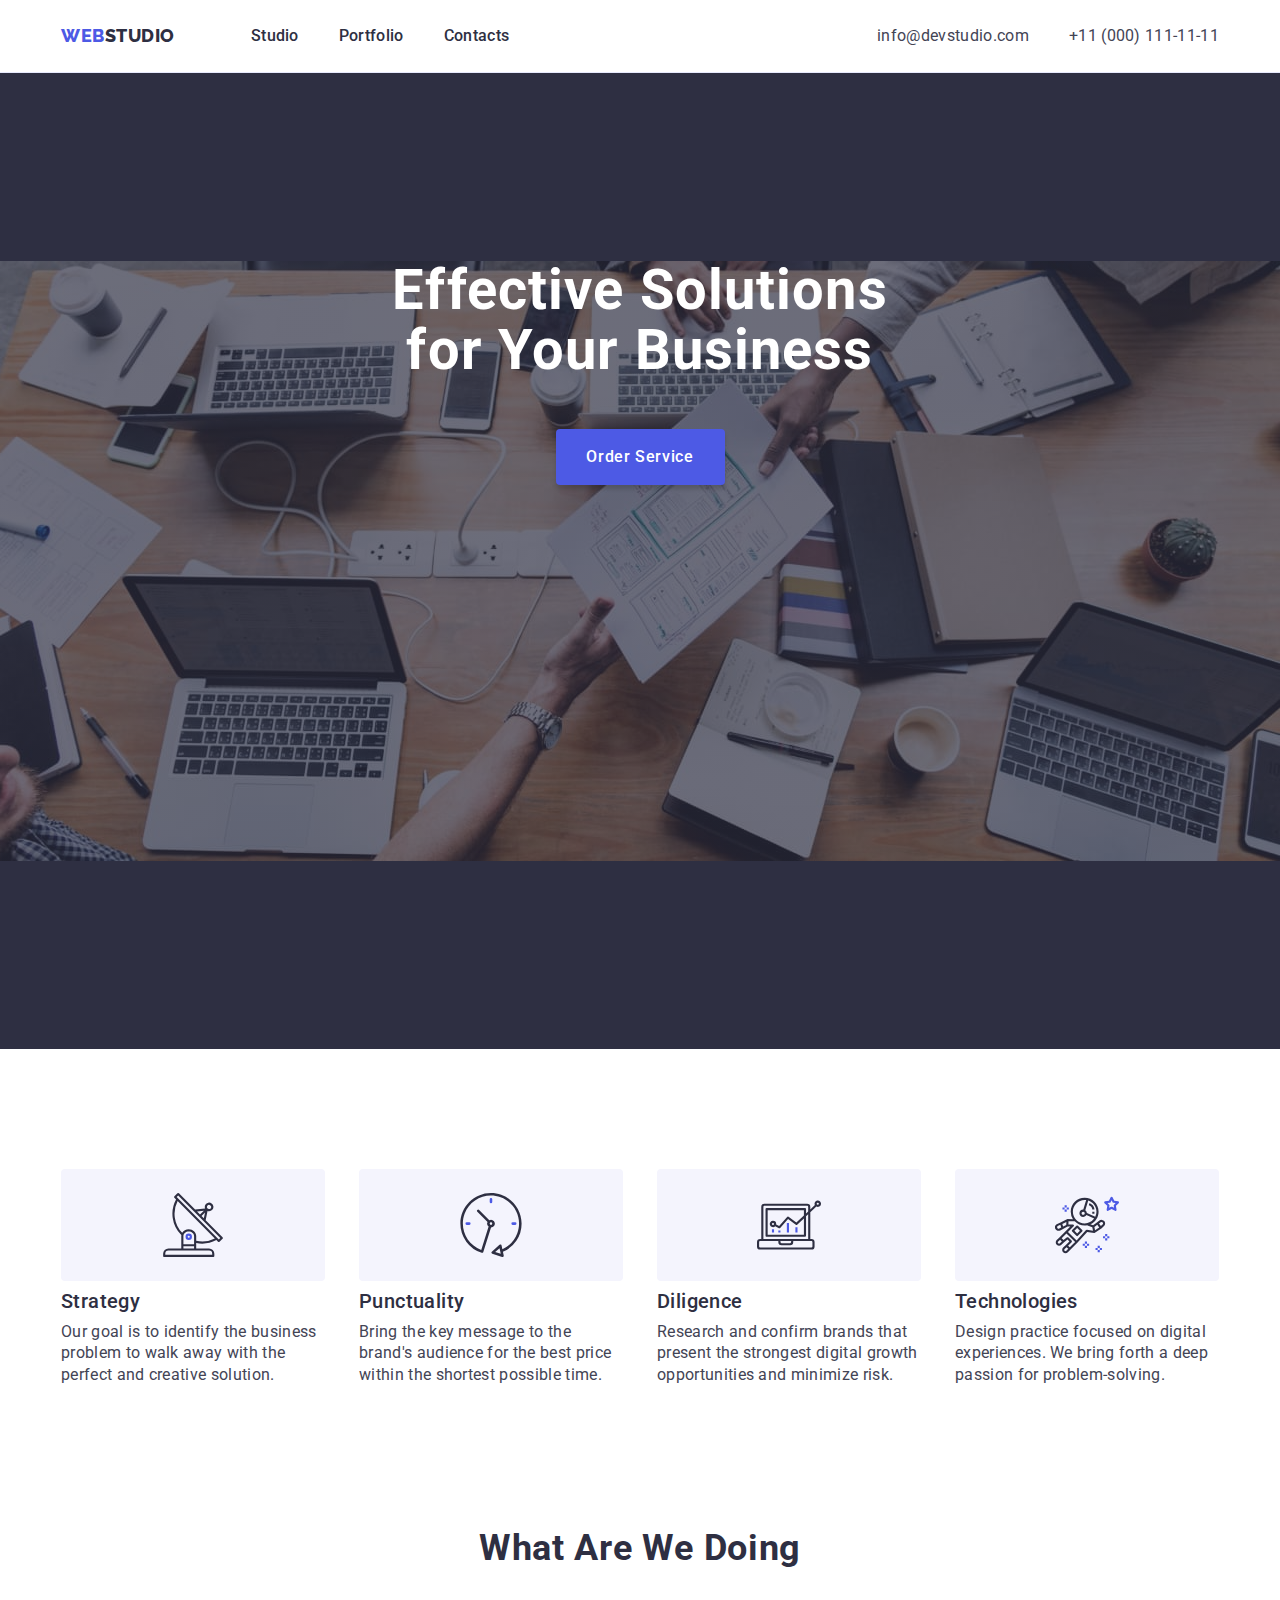
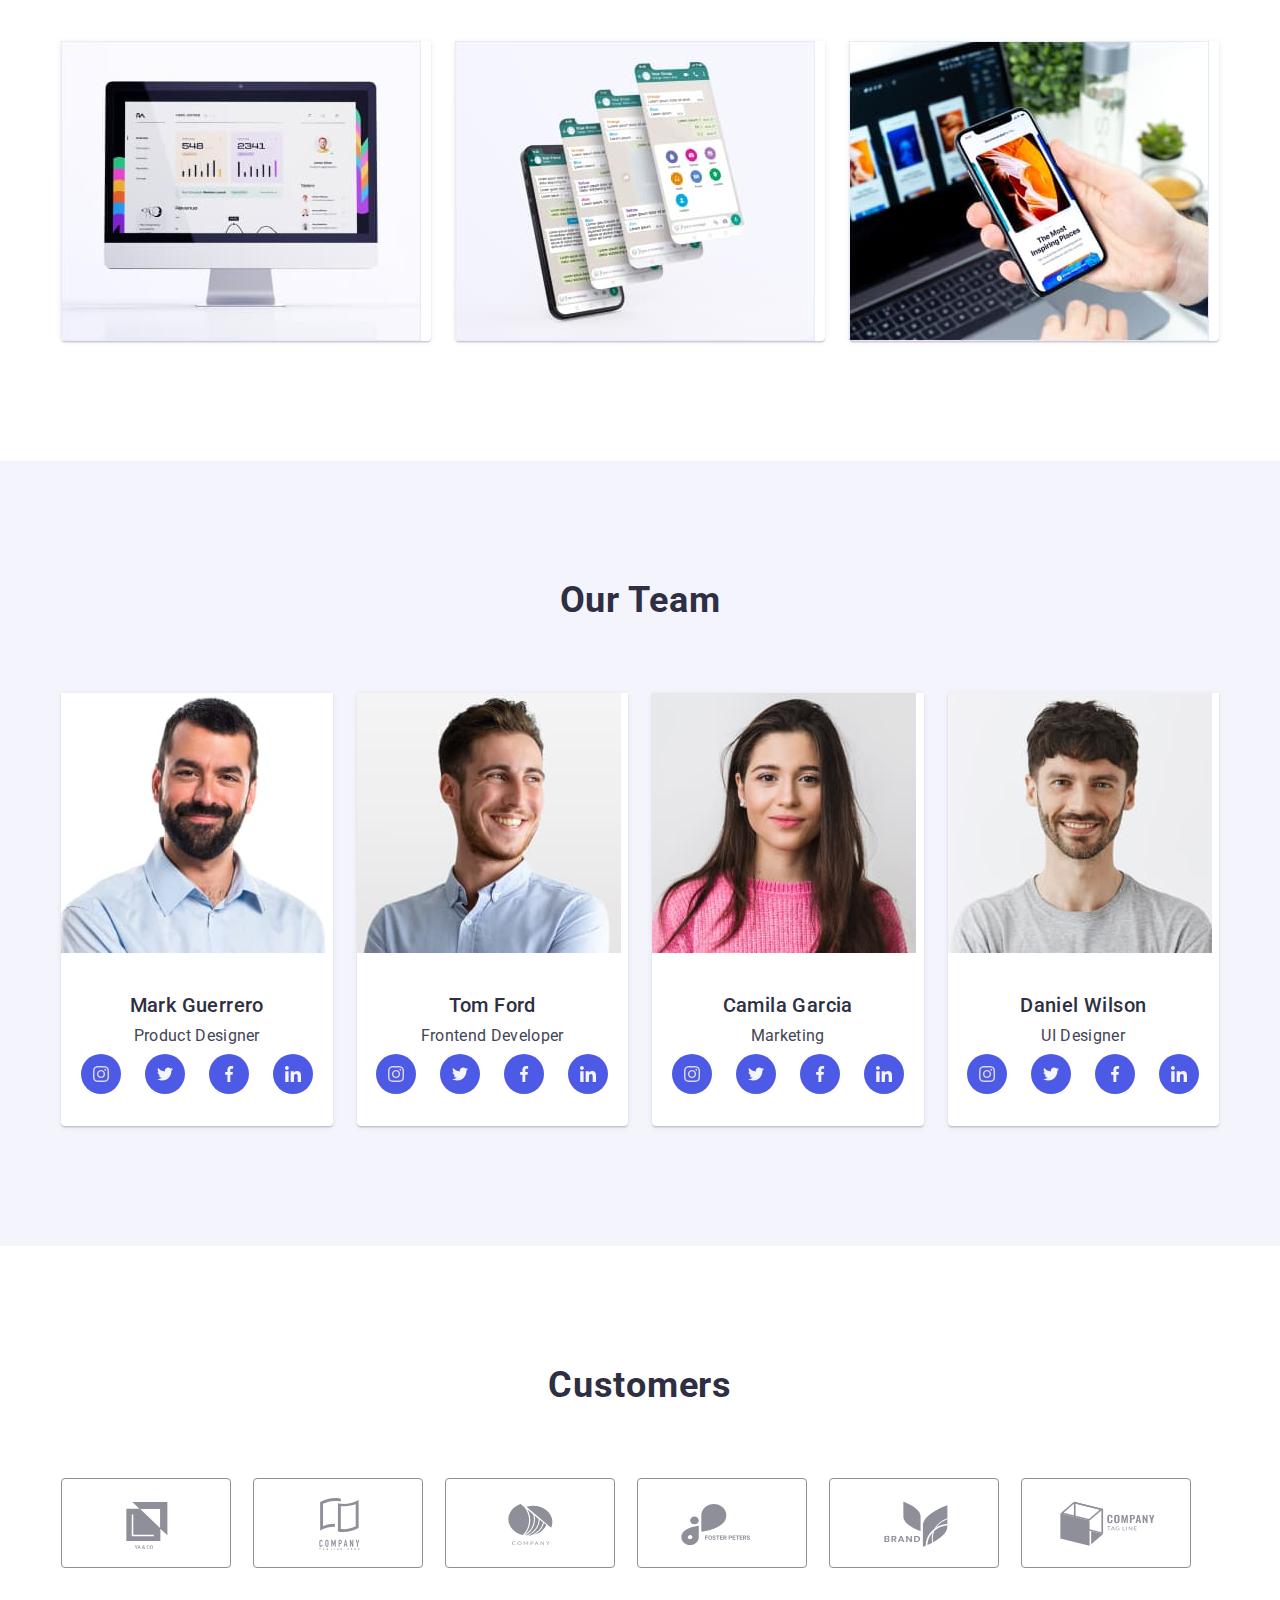
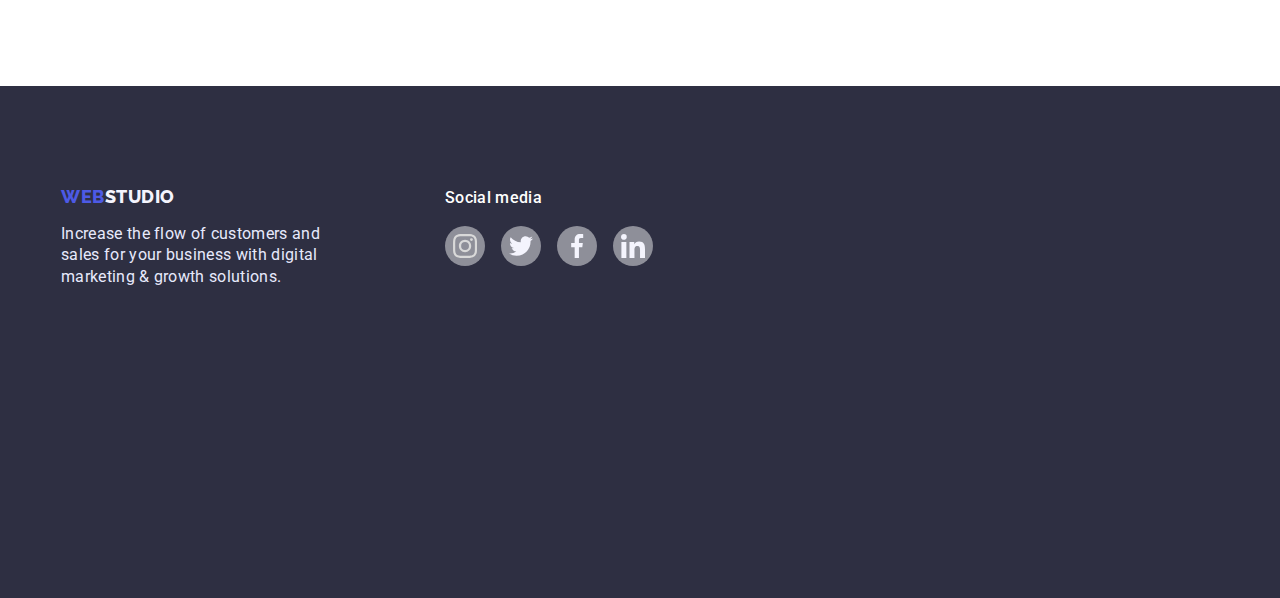
<file: index.html>
<!DOCTYPE html>
<html lang="en">
  <head>
    <meta charset="UTF-8" />
    <meta http-equiv="X-UA-Compatible" content="IE=edge" />
    <meta name="viewport" content="width=device-width, initial-scale=1.0" />
    <title>Web Studio</title>
    <link rel="preconnect" href="https://fonts.googleapis.com" />
    <link rel="preconnect" href="https://fonts.gstatic.com" crossorigin />
    <link
      href="https://fonts.googleapis.com/css2?family=Raleway:wght@800&family=Roboto:wght@400;500;700&display=swap"
      rel="stylesheet"
    />
    <link
      rel="stylesheet"
      href="https://cdnjs.cloudflare.com/ajax/libs/modern-normalize/1.1.0/modern-normalize.min.css"
      integrity="sha512-wpPYUAdjBVSE4KJnH1VR1HeZfpl1ub8YT/NKx4PuQ5NmX2tKuGu6U/JRp5y+Y8XG2tV+wKQpNHVUX03MfMFn9Q=="
      crossorigin="anonymous"
      referrerpolicy="no-referrer"
    />
    <link rel="stylesheet" href="./css/styles.css" />
  </head>
  <body>
    <!--Header-->
    <header class="header">
      <div class="container header-container">
        <nav class="site-nav">
          <a href="./index.html" class="logo-link logo-web link"
            >Web<span class="logo-studio">Studio</span></a
          >
          <!--navigation list-->
          <ul class="header-list list">
            <li class="header-item">
              <a class="header-link link" href="./index.html">Studio</a>
            </li>
            <li class="header-item">
              <a class="header-link link" href="./portfolio.html">Portfolio</a>
            </li>
            <li class="header-item">
              <a class="header-link link" href="">Contacts</a>
            </li>
          </ul>
        </nav>
        <address class="address">
          <ul class="contact-list list">
            <li class="contact-item">
              <a href="mailto:info@devstudio.com" class="contact link"
                >info@devstudio.com</a
              >
            </li>
            <li class="contact-item">
              <a href="tel:+110001111111" class="contact link"
                >+11 (000) 111-11-11</a
              >
            </li>
          </ul>
        </address>
      </div>
    </header>
    <!--Hero-->
    <main>
      <section class="hero">
        <div class="container">
          <h1 class="hero-top-title">Effective Solutions for Your Business</h1>
          <button class="modal-btn" type="button">Order Service</button>
        </div>
      </section>

      <section class="about">
        <div class="container">
          <h2 hidden>info</h2>
          <ul class="hero-list list">
            <li class="info-list">
              <div class="hero-feature">
                <ul class="feature-list list">
                  <li class="feature-item">
                    <a href="" class="feature-link link"
                      ><svg width="64" height="64" class="feature-icons">
                        <use href="./images/icons-2.svg#icon-antenna"></use>
                      </svg>
                    </a>
                    <h3 class="hero-second-title list">Strategy</h3>
                    <p class="section-description">
                      Our goal is to identify the business problem to walk away
                      with the perfect and creative solution.
                    </p>
                  </li>
                </ul>
              </div>
            </li>
            <li class="info-list">
              <div class="hero-feature">
                <ul class="feature-list list">
                  <li class="feature-item">
                    <a href="" class="feature-link link"
                      ><svg width="64" height="64" class="feature-icons">
                        <use href="./images/icons-2.svg#icon-clock"></use>
                      </svg>
                    </a>
                    <h3 class="hero-second-title list">Punctuality</h3>
                    <p class="section-description">
                      Bring the key message to the brand's audience for the best
                      price within the shortest possible time.
                    </p>
                  </li>
                </ul>
              </div>
            </li>
            <li class="info-list">
              <div class="hero-feature">
                <ul class="feature-list list">
                  <li class="feature-item">
                    <a href="" class="feature-link link"
                      ><svg width="64" height="64" class="feature-icons">
                        <use href="./images/icons-2.svg#icon-diagram"></use>
                      </svg>
                    </a>
                    <h3 class="hero-second-title list">Diligence</h3>
                    <p class="section-description">
                      Research and confirm brands that present the strongest
                      digital growth opportunities and minimize risk.
                    </p>
                  </li>
                </ul>
              </div>
            </li>
            <li class="info-list">
              <div class="hero-feature">
                <ul class="feature-list list">
                  <li class="feature-item">
                    <a href="" class="feature-link link"
                      ><svg width="64" height="64" class="feature-icons">
                        <use href="./images/icons-2.svg#icon-astronaut"></use>
                      </svg>
                    </a>
                    <h3 class="hero-second-title list">Technologies</h3>
                    <p class="section-description">
                      Design practice focused on digital experiences. We bring
                      forth a deep passion for problem-solving.
                    </p>
                  </li>
                </ul>
              </div>
            </li>
          </ul>
        </div>
      </section>

      <section class="about">
        <div class="container">
          <h2 class="hero-main-title">What are we doing</h2>
          <ul class="about-list list">
            <li class="about-item">
              <img
                src="./images/computer.jpg"
                alt="computer"
                width="360"
                height="300"
              />
            </li>
            <li class="about-item">
              <img
                src="./images/phone.jpg"
                alt="phone"
                width="360"
                height="300"
              />
            </li>
            <li class="about-item">
              <img
                src="./images/rectangle.jpg"
                alt="technical"
                width="360"
                height="300"
              />
            </li>
          </ul>
        </div>
      </section>

      <section class="about-team">
        <div class="container">
          <h2 class="hero-main-title">Our Team</h2>
          <ul class="about-list list">
            <li class="about-item">
              <img
                src="./images/guerreromark.jpg"
                alt="Mark Guerrero"
                width="264"
                height="260"
              />
              <div class="hero-text">
                <h3 class="hero-second-title">Mark Guerrero</h3>
                <p class="section-description">Product Designer</p>
                <ul class="team-soc-list list">
                  <li class="taem-soc-item">
                    <a href="" class="team-soc-link link"
                      ><svg width="16" height="16" class="team-soc-icon">
                        <use href="./images/icons.svg#icon-instagram"></use>
                      </svg>
                    </a>
                  </li>
                  <li class="taem-soc-item">
                    <a href="" class="team-soc-link link">
                      <svg width="16" height="16" class="team-soc-icon">
                        <use href="./images/icons.svg#icon-twitter"></use>
                      </svg>
                    </a>
                  </li>
                  <li class="taem-soc-item">
                    <a href="" class="team-soc-link link">
                      <svg width="16" height="16" class="team-soc-icon">
                        <use href="./images/icons.svg#icon-facebook"></use>
                      </svg>
                    </a>
                  </li>
                  <li class="taem-soc-item">
                    <a href="" class="team-soc-link link">
                      <svg width="16" height="16" class="team-soc-icon">
                        <use href="./images/icons.svg#icon-linkedin"></use>
                      </svg>
                    </a>
                  </li>
                </ul>
              </div>
            </li>
            <li class="about-item">
              <img
                src="./images/tomford.jpg"
                alt="Tom Ford"
                width="264"
                height="260"
              />
              <div class="hero-text">
                <h3 class="hero-second-title">Tom Ford</h3>
                <p class="section-description">Frontend Developer</p>
                <ul class="team-soc-list list">
                  <li class="taem-soc-item">
                    <a href="" class="team-soc-link link">
                      <svg width="16" height="16" class="team-soc-icon">
                        <use href="./images/icons.svg#icon-instagram"></use>
                      </svg>
                    </a>
                  </li>
                  <li class="taem-soc-item">
                    <a href="" class="team-soc-link link">
                      <svg width="16" height="16" class="team-soc-icon">
                        <use href="./images/icons.svg#icon-twitter"></use>
                      </svg>
                    </a>
                  </li>
                  <li class="taem-soc-item">
                    <a href="" class="team-soc-link link">
                      <svg width="16" height="16" class="team-soc-icon">
                        <use href="./images/icons.svg#icon-facebook"></use>
                      </svg>
                    </a>
                  </li>
                  <li class="taem-soc-item">
                    <a href="" class="team-soc-link link">
                      <svg width="16" height="16" class="team-soc-icon">
                        <use href="./images/icons.svg#icon-linkedin"></use>
                      </svg>
                    </a>
                  </li>
                </ul>
              </div>
            </li>
            <li class="about-item">
              <img
                src="./images/garciacamila.jpg"
                alt="Camila Garcia"
                width="264"
                height="260"
              />
              <div class="hero-text">
                <h3 class="hero-second-title">Camila Garcia</h3>
                <p class="section-description">Marketing</p>
                <ul class="team-soc-list list">
                  <li class="taem-soc-item">
                    <a href="" class="team-soc-link link">
                      <svg width="16" height="16" class="team-soc-icon">
                        <use href="./images/icons.svg#icon-instagram"></use>
                      </svg>
                    </a>
                  </li>
                  <li class="taem-soc-item">
                    <a href="" class="team-soc-link link">
                      <svg width="16" height="16" class="team-soc-icon">
                        <use href="./images/icons.svg#icon-twitter"></use>
                      </svg>
                    </a>
                  </li>
                  <li class="taem-soc-item">
                    <a href="" class="team-soc-link link">
                      <svg width="16" height="16" class="team-soc-icon">
                        <use href="./images/icons.svg#icon-facebook"></use>
                      </svg>
                    </a>
                  </li>
                  <li class="taem-soc-item">
                    <a href="" class="team-soc-link link">
                      <svg width="16" height="16" class="team-soc-icon">
                        <use href="./images/icons.svg#icon-linkedin"></use>
                      </svg>
                    </a>
                  </li>
                </ul>
              </div>
            </li>
            <li class="about-item">
              <img
                src="./images/danielwilson.jpg"
                alt="Daniel Wilson"
                width="264"
                height="260"
              />
              <div class="hero-text">
                <h3 class="hero-second-title">Daniel Wilson</h3>
                <p class="section-description">UI Designer</p>
                <ul class="team-soc-list list">
                  <li class="taem-soc-item">
                    <a href="" class="team-soc-link link"
                      ><svg width="16" height="16" class="team-soc-icon">
                        <use href="./images/icons.svg#icon-instagram"></use>
                      </svg>
                    </a>
                  </li>
                  <li class="taem-soc-item">
                    <a href="" class="team-soc-link link">
                      <svg width="16" height="16" class="team-soc-icon">
                        <use href="./images/icons.svg#icon-twitter"></use>
                      </svg>
                    </a>
                  </li>
                  <li class="taem-soc-item">
                    <a href="" class="team-soc-link link">
                      <svg width="16" height="16" class="team-soc-icon">
                        <use href="./images/icons.svg#icon-facebook"></use>
                      </svg>
                    </a>
                  </li>
                  <li class="taem-soc-item">
                    <a href="" class="team-soc-link link">
                      <svg width="16" height="16" class="team-soc-icon">
                        <use href="./images/icons.svg#icon-linkedin"></use>
                      </svg>
                    </a>
                  </li>
                </ul>
              </div>
            </li>
          </ul>
        </div>
      </section>
      <section class="сustomers">
        <div class="container">
          <h2 class="hero-main-title">Customers</h2>
          <ul class="сustomers-logo list">
            <li class="сustomers-item">
              <a href="" class="сustomers-link link">
                <svg width="104" height="56" class="сustomers-icon">
                  <use href="./images/icons-3.svg#icon-Logo"></use>
                </svg>
              </a>
            </li>
            <li class="сustomers-item">
              <a href="" class="сustomers-link">
                <svg width="104" height="56" class="сustomers-icon">
                  <use href="./images/icons-3.svg#icon-Logo-1"></use>
                </svg>
              </a>
            </li>
            <li class="сustomers-item">
              <a href="" class="сustomers-link link">
                <svg width="104" height="56" class="сustomers-icon">
                  <use href="./images/icons-3.svg#icon-Logo-2"></use>
                </svg>
              </a>
            </li>
            <li class="сustomers-item">
              <a href="" class="сustomers-link link">
                <svg width="104" height="56" class="сustomers-icon">
                  <use href="./images/icons-3.svg#icon-Logo-3"></use>
                </svg>
              </a>
            </li>
            <li class="сustomers-item">
              <a href="" class="сustomers-link link">
                <svg width="104" height="56" class="сustomers-icon">
                  <use href="./images/icons-3.svg#icon-Logo-4"></use>
                </svg>
              </a>
            </li>
            <li class="сustomers-item">
              <a href="" class="сustomers-link link">
                <svg width="104" height="56" class="сustomers-icon">
                  <use href="./images/icons-3.svg#icon-Logo-5"></use>
                </svg>
              </a>
            </li>
          </ul>
        </div>
      </section>
    </main>
    <footer class="footer logo-link">
      <div class="footer-wrap container">
        <div>
          <a href="./index.html" class="logo-web link"
            >Web<span class="logo-studio-footer">studio</span></a
          >
          <p class="footer-text">
            Increase the flow of customers and sales for your business with
            digital marketing & growth solutions.
          </p>
        </div>
        <div class="social-nav">
          <h3 class="social-text">Social media</h3>
          <ul class="footer-soc-list list">
            <li class="footer-soc-item">
              <a href="" class="footer-soc-link link">
                <svg width="24" height="24" class="footer-soc-icon">
                  <use href="./images/icons.svg#icon-instagram"></use>
                </svg>
              </a>
            </li>
            <li class="footer-soc-item">
              <a href="" class="footer-soc-link link">
                <svg width="24" height="24" class="footer-soc-icon">
                  <use href="./images/icons.svg#icon-twitter"></use>
                </svg>
              </a>
            </li>
            <li class="footer-soc-item">
              <a href="" class="footer-soc-link link">
                <svg width="24" height="24" class="footer-soc-icon">
                  <use href="./images/icons.svg#icon-facebook"></use>
                </svg>
              </a>
            </li>
            <li class="footer-soc-item">
              <a href="" class="footer-soc-link link">
                <svg width="24" height="24" class="footer-soc-icon">
                  <use href="./images/icons.svg#icon-linkedin"></use>
                </svg>
              </a>
            </li>
          </ul>
        </div>
      </div>
    </footer>
  </body>
</html>
</file>
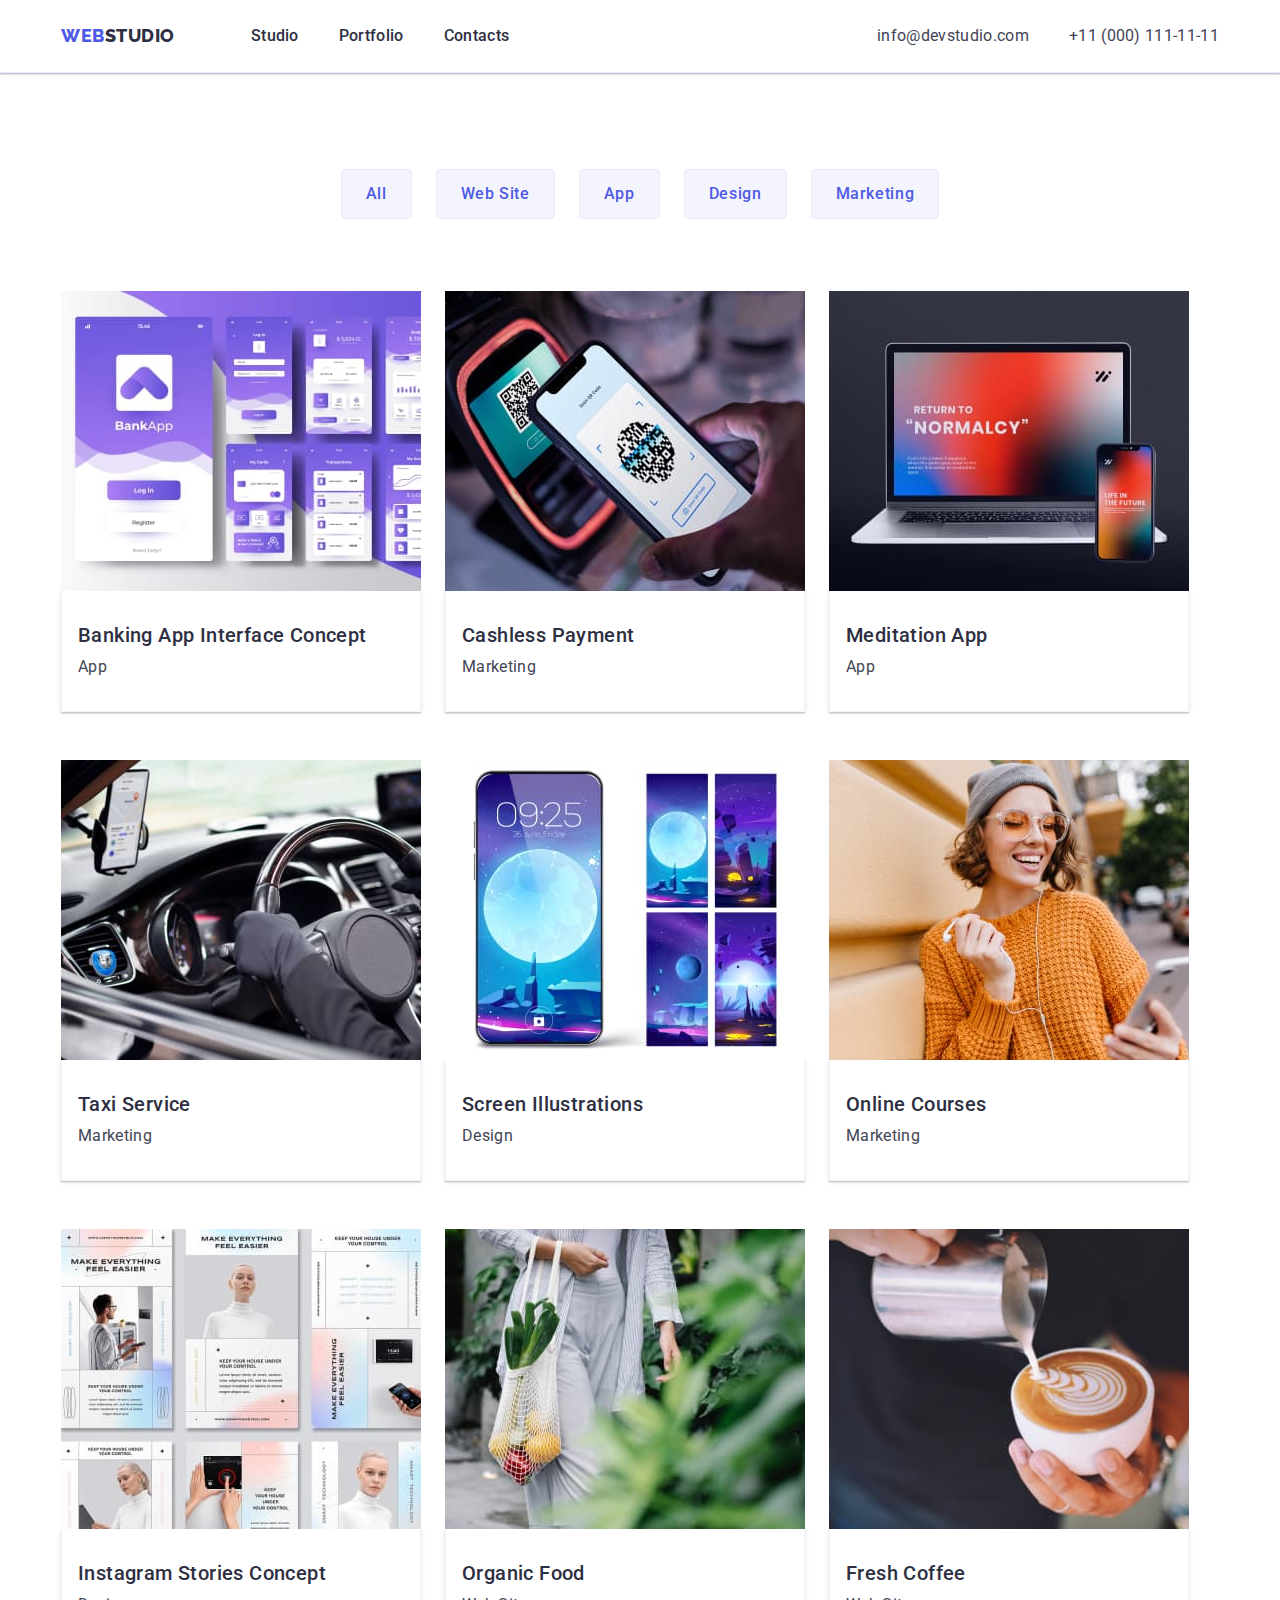
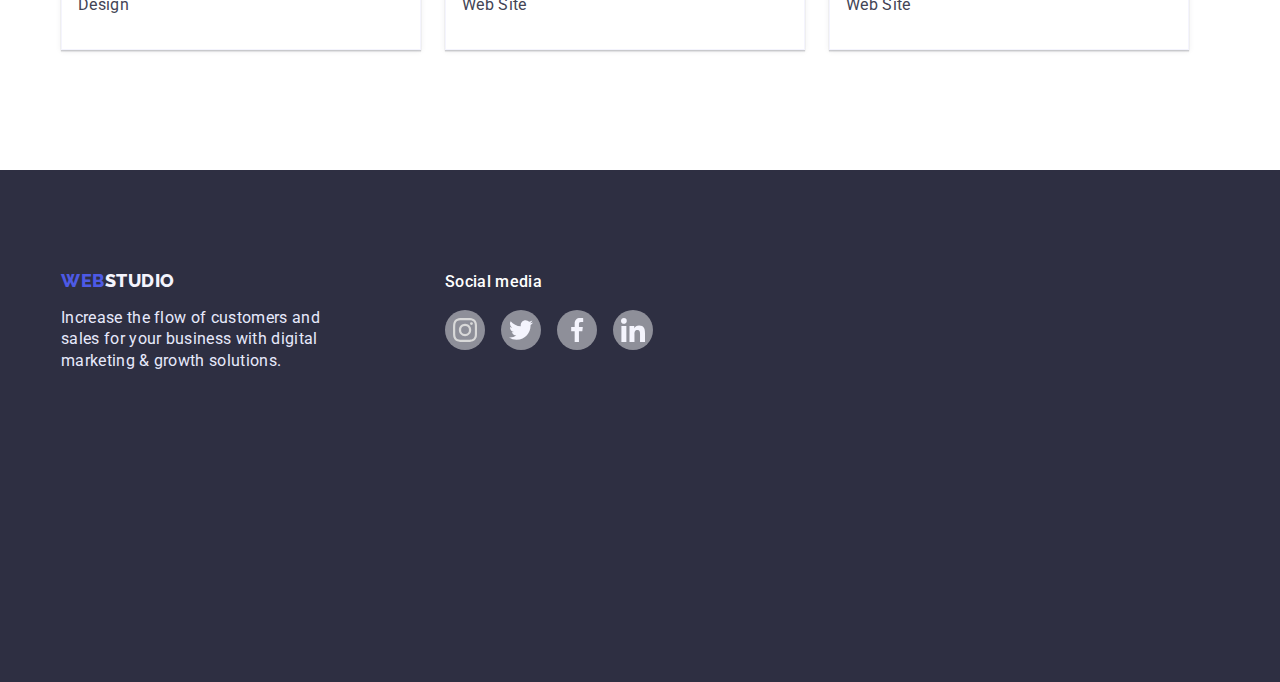
<file: portfolio.html>
<!DOCTYPE html>
<html lang="en">
  <head>
    <meta charset="UTF-8" />
    <meta http-equiv="X-UA-Compatible" content="IE=edge" />
    <meta name="viewport" content="width=device-width, initial-scale=1.0" />
    <title>Portfolio</title>
    <link rel="preconnect" href="https://fonts.googleapis.com" />
    <link rel="preconnect" href="https://fonts.gstatic.com" crossorigin />
    <link
      href="https://fonts.googleapis.com/css2?family=Raleway:wght@800&family=Roboto:wght@400;500;700&display=swap"
      rel="stylesheet"
    />
    <link
      rel="stylesheet"
      href="https://cdnjs.cloudflare.com/ajax/libs/modern-normalize/1.1.0/modern-normalize.min.css"
      integrity="sha512-wpPYUAdjBVSE4KJnH1VR1HeZfpl1ub8YT/NKx4PuQ5NmX2tKuGu6U/JRp5y+Y8XG2tV+wKQpNHVUX03MfMFn9Q=="
      crossorigin="anonymous"
      referrerpolicy="no-referrer"
    />
    <link rel="stylesheet" href="./css/styles.css" />
  </head>
  <body>
    <!--Header-->
    <header class="header">
      <div class="container header-container">
        <nav class="site-nav">
          <a href="./index.html" class="logo-link logo-web link"
            >Web<span class="logo-studio">Studio</span></a
          >
          <!--navigation list-->
          <ul class="header-list list">
            <li class="header-item">
              <a class="header-link link" href="./index.html">Studio</a>
            </li>
            <li class="header-item">
              <a class="header-link link" href="./portfolio.html">Portfolio</a>
            </li>
            <li class="header-item">
              <a class="header-link link" href="">Contacts</a>
            </li>
          </ul>
        </nav>
        <address class="address">
          <ul class="contact-list list">
            <li class="contact-item">
              <a href="mailto:info@devstudio.com" class="contact link"
                >info@devstudio.com</a
              >
            </li>
            <li class="contact-item">
              <a href="tel:+110001111111" class="contact link"
                >+11 (000) 111-11-11</a
              >
            </li>
          </ul>
        </address>
      </div>
    </header>
    <!--Hero-->
    <main>
      <section class="portfolio">
        <div class="container">
          <h1 hidden>Field of activity</h1>
          <ul class="list-button list">
            <li class="button-nav">
              <button class="portfolio-modal-btn" type="button">All</button>
            </li>
            <li class="button-nav">
              <button class="portfolio-modal-btn" type="button">
                Web Site
              </button>
            </li>
            <li class="button-nav">
              <button class="portfolio-modal-btn" type="button">App</button>
            </li>
            <li class="button-nav">
              <button class="portfolio-modal-btn" type="button">Design</button>
            </li>
            <li class="button-nav">
              <button class="portfolio-modal-btn" type="button">
                Marketing
              </button>
            </li>
          </ul>
          <ul class="list row-cards-list">
            <li class="row-cards">
              <a href="" class="link">
                <img
                  src="./images/banking.jpg"
                  alt="service"
                  width="360"
                  height="300"
                />
                <div class="cards-container">
                  <h2 class="hero-media-img-title">
                    Banking App Interface Concept
                  </h2>
                  <p class="section-img-description">App</p>
                </div></a
              >
            </li>
            <li class="row-cards">
              <a href="" class="link">
                <img
                  src="./images/payment.jpg"
                  alt="cashless"
                  width="360"
                  height="300"
                />
                <div class="cards-container">
                  <h2 class="hero-media-img-title">Cashless Payment</h2>
                  <p class="section-img-description">Marketing</p>
                </div></a
              >
            </li>
            <li class="row-cards">
              <a href="" class="link">
                <img
                  src="./images/add.jpg"
                  alt="meditation"
                  width="360"
                  height="300"
                />
                <div class="cards-container">
                  <h2 class="hero-media-img-title">Meditation App</h2>
                  <p class="section-img-description">App</p>
                </div></a
              >
            </li>
            <li class="row-cards">
              <a href="" class="link">
                <img
                  src="./images/taxi.jpg"
                  alt="taxiservice"
                  width="360"
                  height="300"
                />
                <div class="cards-container">
                  <h2 class="hero-media-img-title">Taxi Service</h2>
                  <p class="section-img-description">Marketing</p>
                </div></a
              >
            </li>
            <li class="row-cards">
              <a href="" class="link">
                <img
                  src="./images/screen.jpg"
                  alt="illustration"
                  width="360"
                  height="300"
                />
                <div class="cards-container">
                  <h2 class="hero-media-img-title">Screen Illustrations</h2>
                  <p class="section-img-description">Design</p>
                </div></a
              >
            </li>
            <li class="row-cards">
              <a href="" class="link">
                <img
                  src="./images/onlinecourses.jpg"
                  alt="courses"
                  width="360"
                  height="300"
                />
                <div class="cards-container">
                  <h2 class="hero-media-img-title">Online Courses</h2>
                  <p class="section-img-description">Marketing</p>
                </div></a
              >
            </li>
            <li class="row-cards">
              <a href="" class="link">
                <img
                  src="./images/instagram.jpg"
                  alt="storiescontent"
                  width="360"
                  height="300"
                />
                <div class="cards-container">
                  <h2 class="hero-media-img-title">
                    Instagram Stories Concept
                  </h2>
                  <p class="section-img-description">Design</p>
                </div></a
              >
            </li>
            <li class="row-cards">
              <a href="" class="link">
                <img
                  src="./images/organicfood.jpg"
                  alt="organicfood"
                  width="360"
                  height="300"
                />
                <div class="cards-container">
                  <h2 class="hero-media-img-title">Organic Food</h2>
                  <p class="section-img-description">Web Site</p>
                </div></a
              >
            </li>
            <li class="row-cards">
              <a href="" class="link">
                <img
                  src="./images/coffee.jpg"
                  alt="freshcofee"
                  width="360"
                  height="300"
                />
                <div class="cards-container">
                  <h2 class="hero-media-img-title">Fresh Coffee</h2>
                  <p class="section-img-description">Web Site</p>
                </div></a
              >
            </li>
          </ul>
        </div>
      </section>
    </main>
    <footer class="footer logo-link">
      <div class="footer-wrap container">
        <div>
          <a href="./index.html" class="logo-web link"
            >Web<span class="logo-studio-footer">studio</span></a
          >
          <p class="footer-text">
            Increase the flow of customers and sales for your business with
            digital marketing & growth solutions.
          </p>
        </div>
        <div class="social-nav">
          <h3 class="social-text">Social media</h3>
          <ul class="footer-soc-list list">
            <li class="footer-soc-item">
              <a href="" class="footer-soc-link link">
                <svg width="24" height="24" class="footer-soc-icon">
                  <use href="./images/icons.svg#icon-instagram"></use>
                </svg>
              </a>
            </li>
            <li class="footer-soc-item">
              <a href="" class="footer-soc-link link">
                <svg width="24" height="24" class="footer-soc-icon">
                  <use href="./images/icons.svg#icon-twitter"></use>
                </svg>
              </a>
            </li>
            <li class="footer-soc-item">
              <a href="" class="footer-soc-link link">
                <svg width="24" height="24" class="footer-soc-icon">
                  <use href="./images/icons.svg#icon-facebook"></use>
                </svg>
              </a>
            </li>
            <li class="footer-soc-item">
              <a href="" class="footer-soc-link link">
                <svg width="24" height="24" class="footer-soc-icon">
                  <use href="./images/icons.svg#icon-linkedin"></use>
                </svg>
              </a>
            </li>
          </ul>
        </div>
      </div>
    </footer>
  </body>
</html>
</file>
<file: css/styles.css>
:root {
  --main-title-color: #ffffff;
  --main-second-color: #2e2f42;
  --main-btn-color: #4d5ae5;
  --second-btn-color: #404bbf;
}

p,
h1,
h2,
h3,
h4,
h5,
h6 {
  margin: 0;
}

ul {
  padding-left: 0;
  margin: 0;
}

button {
  cursor: pointer;
}

address {
  font-style: normal;
}

body {
  font-family: "Roboto", sans-serif;
  font-style: normal;
  color: #434455;
  margin: 0;
}

img {
  display: block;
  max-width: 100%;
  height: auto;
}

.list {
  list-style: none;
}

.link {
  text-decoration: none;
}

.container {
  max-width: 1158px;
  padding-left: 15px;
  padding-right: 15px;
  margin: 0 auto;
}

/*======================Header===================*/

.header {
  border-bottom: 1px solid #e7e9fc;
  box-shadow: 0px 2px 1px rgba(46, 47, 66, 0.08),
    0px 1px 1px rgba(46, 47, 66, 0.16), 0px 1px 6px rgba(46, 47, 66, 0.08);
  padding-top: 24px;
  padding-bottom: 24px;
}

.header-container {
  display: flex;
}

.site-nav {
  display: flex;
  align-items: center;
  margin-right: auto;
}

.logo-link {
  margin-right: 76px;
}

.logo-web {
  font-family: "Raleway", sans-serif;
  color: #4d5ae5;
  text-transform: uppercase;
  font-weight: 800;
  font-size: 18px;
  line-height: 1.17;
  letter-spacing: 0.03em;
}

.logo-studio {
  color: #2e2f42;
}

.logo-studio-footer {
  color: #f4f4fd;
}

.header-list {
  display: flex;
  gap: 40px;
}

.header-link {
  font-weight: 500;
  font-size: 16px;
  line-height: 1.5;
  letter-spacing: 0.02em;
  color: #2e2f42;
}

.header-link:hover,
.header-link:focus {
  color: #404bbf;
}

.contact-list {
  display: flex;
  gap: 40px;
}

.contact {
  font-size: 16px;
  line-height: 1.5;
  letter-spacing: 0.02em;
  color: #434455;
}

.contact:hover,
.contact:focus {
  color: #404bbf;
}

.contact-item {
  font-style: normal;
  margin-left: auto;
}

/*======================Hero=====================*/

.hero {
  background-color: #2e2f42;
  background-image: linear-gradient(
      rgba(46, 47, 66, 0.7),
      rgba(46, 47, 66, 0.7)
    ),
    url(../images/hero-bg.jpg);
  background-repeat: no-repeat;
  background-position: center;
  margin: 0 auto;
  max-width: 1440px;
  height: 600px;
  padding-top: 188px;
  padding-bottom: 188px;
}

.hero-top-title {
  font-weight: 700;
  font-size: 56px;
  line-height: 1.07;
  text-align: center;
  letter-spacing: 0.02em;
  color: var(--main-title-color);
  margin: 0 auto;
  white-space: pre-line;
  margin-bottom: 48px;
  max-width: 496px;
  height: 120px;
  left: 472px;
  top: 260px;
}

.modal-btn {
  min-width: 169px;
  height: 56px;
  font-family: "Roboto", sans-serif;
  font-weight: 500;
  font-size: 16px;
  line-height: 1.5;
  letter-spacing: 0.04em;
  cursor: pointer;
  color: var(--main-title-color);
  background: #4d5ae5;
  box-shadow: 0px 4px 4px rgba(0, 0, 0, 0.15);
  border-radius: 4px;
  border: none;
  display: block;
  margin: 0 auto;
}
.modal-btn:hover,
.modal-btn:focus {
  color: #ffffff;
  background: #404bbf;
}

.about {
  padding-top: 120px;
  padding-bottom: 120px;
}

.hero-list {
  display: flex;
  justify-content: space-between;
  gap: 24px;
}

.info-list {
  width: calc((100% - 72px) / 4);
  max-width: 264px;
}

.hero-second-title {
  font-weight: 500;
  font-size: 20px;
  line-height: 1.2;
  letter-spacing: 0.02em;
  color: #2e2f42;
  margin-top: 8px;
  margin-bottom: 8px;
}

.section-description {
  font-size: 16px;
  line-height: 1.33;
  letter-spacing: 0.02em;
  margin-bottom: 8px;
}

.hero-feature {
}
.feature-list {
  display: flex;
  justify-content: center;
  margin-bottom: 8px;
}

.feature-item {
  width: 264px;
  height: 112px;
}

.feature-link {
  width: 100%;
  height: 100%;
  background-color: brown;
  display: flex;
  align-items: center;
  justify-content: center;
  background-color: #f4f4fd;
  border-radius: 4px;
}
.feature-icons {
}

.about-work {
  padding-bottom: 120px;
}

.hero-main-title {
  font-weight: 700;
  font-size: 36px;
  line-height: 1.11;
  text-align: center;
  letter-spacing: 0.02em;
  text-transform: capitalize;
  color: #2e2f42;
  text-align: center;
  margin-bottom: 72px;
}

.about-list {
  display: flex;
  gap: 24px;
  justify-content: space-between;
}

.about-team {
  padding-top: 120px;
  padding-bottom: 120px;
  background-color: #f4f4fd;
}

.about-item {
  width: calc((100% - 48px) / 3);
  background-color: #ffffff;
  box-shadow: 0px 1px 6px rgba(46, 47, 66, 0.08),
    0px 1px 1px rgba(46, 47, 66, 0.16), 0px 2px 1px rgba(46, 47, 66, 0.08);
  border-radius: 0px 0px 4px 4px;
}

.hero-text {
  display: flex;
  flex-direction: column;
  justify-content: center;
  align-items: center;
  padding: 32px 16px;
}

.team-soc-list {
  display: flex;
  justify-content: center;
  gap: 24px;
}

.taem-soc-item {
  height: 40px;
  width: 40px;
}

.team-soc-link {
  width: 100%;
  height: 100%;
  border-radius: 50%;
  background-color: #4d5ae5;
  display: flex;
  align-items: center;
  justify-content: center;
  color: #ffffff;
}

.team-soc-icon {
  fill: currentColor;
}
.team-soc-link:hover {
  background-color: #404bbf;
  color: #ffffff;
}
/*
.team-soc-link:hover .team-soc-icon {
  fill: #4d5ae5;
}*/

.сustomers {
  position: relative;
  background-color: #ffffff;
  text-align: center;
  padding-top: 120px;
  padding-bottom: 120px;
}

.сustomers-logo {
  display: flex;
  flex-direction: row;
  align-items: center;
  justify-content: space-between;
  cursor: pointer;
  padding: 0px;
  gap: 24px;
  width: 1128px;
  height: 88px;
  left: 156px;
}

.сustomers-item {
  top: 16px;
  left: 32px;
  width: 168px;
  height: 88px;
}

.сustomers-link {
  width: 100%;
  height: 100%;
  border-radius: 50%;
  display: flex;
  border: 1px solid #8e8f99;
  border-radius: 4px;
  align-items: center;
  justify-content: center;
  fill: #4d5ae5;
}

.сustomers-icon {
  fill: #8e8f99;
}
.сustomers-link:hover {
  border-color: #4d5ae5;
}

.сustomers-link:hover .сustomers-icon {
  fill: #4d5ae5;
}

/*======================footer=====================*/
.footer {
  background-color: #2e2f42;
  height: 312px;
  margin-right: auto;
  padding-top: 100px;
  padding-bottom: 100px;
}
.footer-wrap {
  display: flex;
  gap: 120;
}

.footer-text {
  font-style: normal;
  font-weight: 400;
  font-size: 16px;
  line-height: 1.33;
  letter-spacing: 0.02em;
  color: #e7e9fc;
  display: flex;
  max-width: 264px;
  margin-top: 16px;
  margin-right: 120px;
}

.social-nav {
  align-items: center;
  margin-right: auto;
  padding-bottom: 132px;
}

.social-text {
  font-style: normal;
  font-weight: 500;
  font-size: 16px;
  line-height: 1.5;
  letter-spacing: 0.02em;
  color: #ffffff;
}

.footer-soc-list {
  display: inline-flex;
  margin-top: 16px;
  gap: 16px;
}

.footer-soc-item {
  height: 40px;
  width: 40px;
}
.footer-soc-link {
  width: 100%;
  height: 100%;
  border-radius: 50%;
  background-color: #8e8f99;
  display: flex;
  align-items: center;
  justify-content: center;
}

.footer-soc-icon {
  fill: currentColor;
}
.footer-soc-link:hover {
  background-color: #31d0aa;
}

.footer-soc-link:hover .footer-soc-icon {
  fill: #8e8f99;
}

/*==================portfolio===============*/

.portfolio {
  padding-top: 96px;
  padding-bottom: 120px;
}

.list-button {
  display: flex;
  gap: 24px;
  margin-bottom: 72px;
  justify-content: center;
}

.portfolio-modal-btn {
  font-family: "Roboto", sans-serif;
  font-style: normal;
  font-weight: 500;
  font-size: 16px;
  line-height: 1.5;
  letter-spacing: 0.04em;
  color: #4d5ae5;
  background-color: #f4f4fd;
  border: 1px solid #e7e9fc;
  border-radius: 4px;
  cursor: pointer;
  margin: 0 auto;
  padding: 12px 24px;
}

.portfolio-modal-btn:hover,
.portfolio-modal-btn:focus {
  color: #ffffff;
  background-color: #404bbf;
  box-shadow: 0px 3px 1px rgba(0, 0, 0, 0.1), 0px 2px 1px rgba(0, 0, 0, 0.08),
    0px 2px 2px rgba(0, 0, 0, 0.12);
}

.row-cards-list {
  display: flex;
  flex-wrap: wrap;
  column-gap: 24px;
  row-gap: 48px;
}

.row-cards {
  width: calc(100% - 48 / 3);
  cursor: pointer;
}
.cards-container {
  background-color: #ffffff;
  border: 1px solid #e7e9fc;
  border: 1px solid #f4f4fd;
  box-shadow: 0px 1px 6px rgba(46, 47, 66, 0.08),
    0px 1px 1px rgba(46, 47, 66, 0.16), 0px 2px 1px rgba(46, 47, 66, 0.08);
  border-top: none;
  padding-top: 32px;
  padding-bottom: 32px;
  padding-left: 16px;
}

.hero-media-img-title {
  font-weight: 500;
  font-size: 20px;
  line-height: 1.2;
  letter-spacing: 0.02em;
  color: #2e2f42;
  margin-bottom: 8px;
}

.section-img-description {
  font-size: 16px;
  line-height: 1.5;
  letter-spacing: 0.02em;
  color: #434455;
}
</file>
